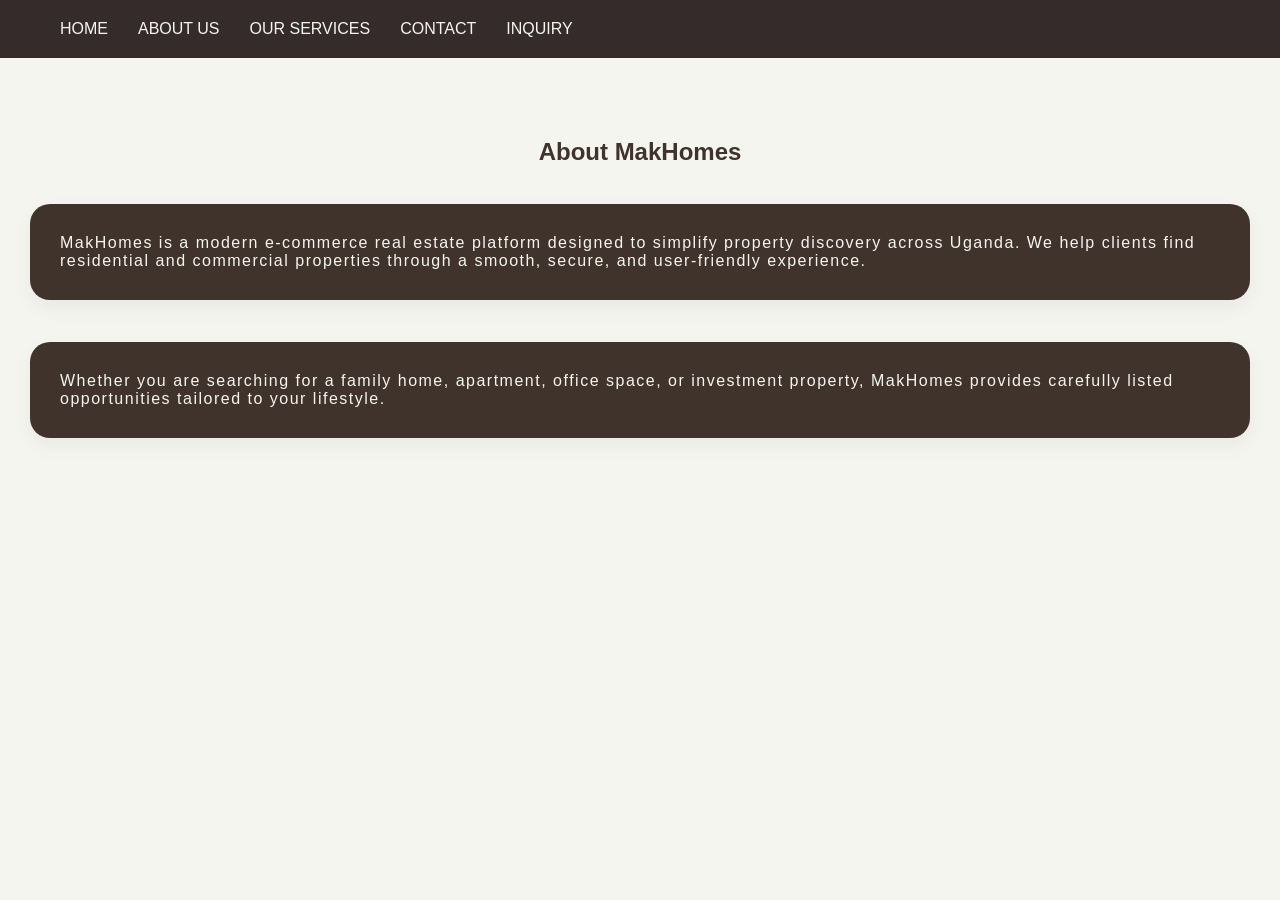
<file: about.html>
<!DOCTYPE html>
<html lang="en">
<head>
    <meta charset="UTF-8">
    <meta name="viewport" content="width=device-width, initial-scale=1.0">
    <title>About/makhomes</title>
    <link rel="stylesheet" href="style.css">
</head>

<body>
    <header class="navbar">
        <nav class="nav-menu">
            <a href="index.html">HOME</a>
            <a href="about.html">ABOUT US</a>
            <a href="services.html">OUR SERVICES</a>
            <a href="contact.html">CONTACT</a>
            <a href="inquiry.html">INQUIRY</a>
        </nav>
    </header>

    <section id="about" class="about-section">
        <div class="about-text">
            <h2>
                About MakHomes
            </h2>
            <p>
                MakHomes is a modern e-commerce real estate platform designed
                to simplify property discovery across Uganda. We help clients
                find residential and commercial properties through a smooth,
                secure, and user-friendly experience.
            </p>
            <p>
                Whether you are searching for a family home, apartment,
                office space, or investment property, MakHomes provides
                carefully listed opportunities tailored to your lifestyle.
            </p>
        </div>
    </section>
</body>
</html>
</file>
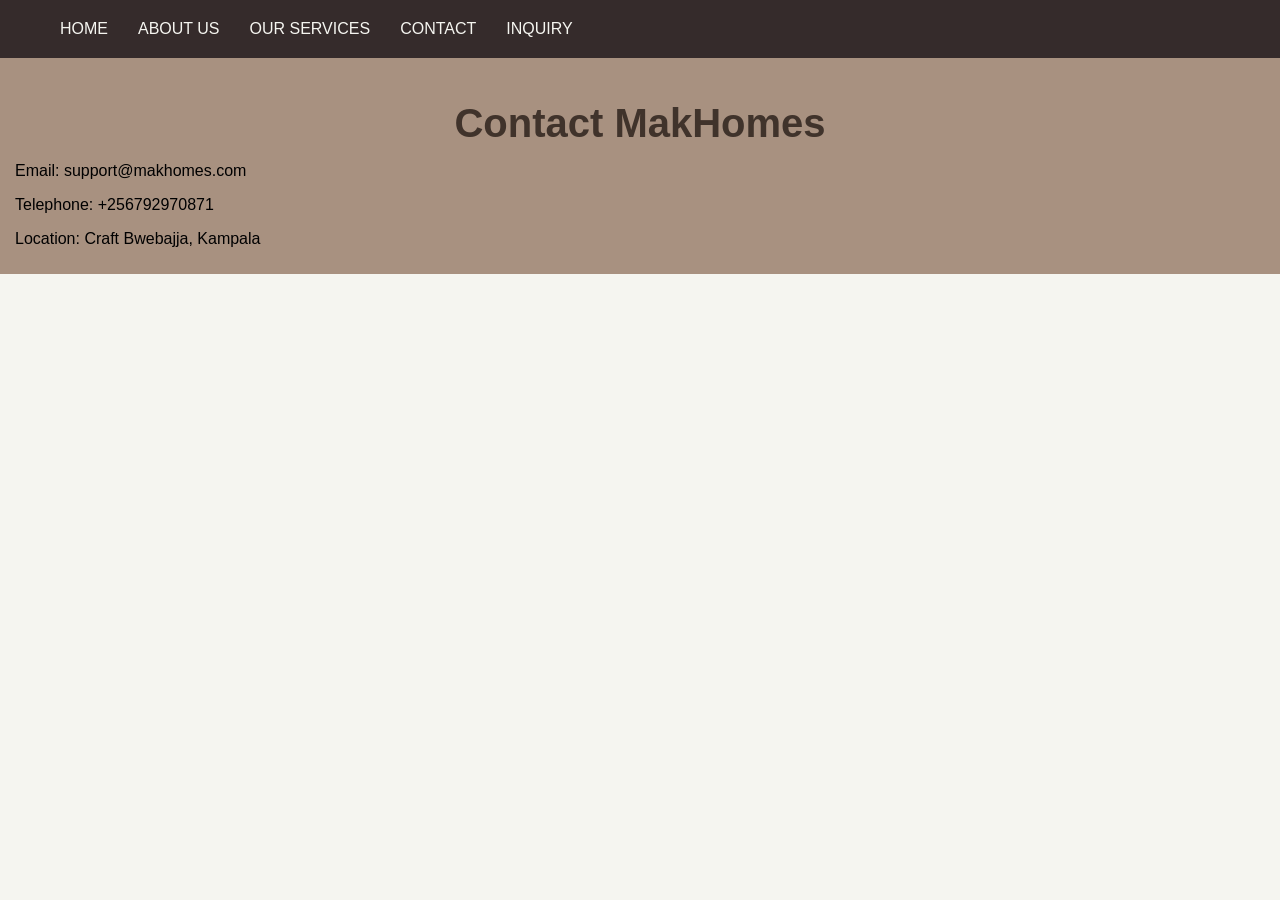
<file: contact.html>
<!DOCTYPE html>
<html lang="en">
<head>
    <meta charset="UTF-8">
    <meta name="viewport" content="width=device-width, initial-scale=1.0">
    <title>Contact/makhomes</title>
    <link rel="stylesheet" href="style.css">
</head>

<body>
    <header class="navbar">
        <nav class="nav-menu">
            <a href="index.html">HOME</a>
            <a href="about.html">ABOUT US</a>
            <a href="services.html">OUR SERVICES</a>
            <a href="contact.html">CONTACT</a>
            <a href="inquiry.html">INQUIRY</a>
        </nav>
    </header>

    <section class="contact-section">
        <h2 class="contact-text">
            Contact MakHomes
        </h2>
        <p>
            Email: support@makhomes.com
        </p>
        <p>
            Telephone: +256792970871
        </p>
        <p>
            Location: Craft Bwebajja, Kampala
        </p>
    </section>
</body>
</html>
</file>
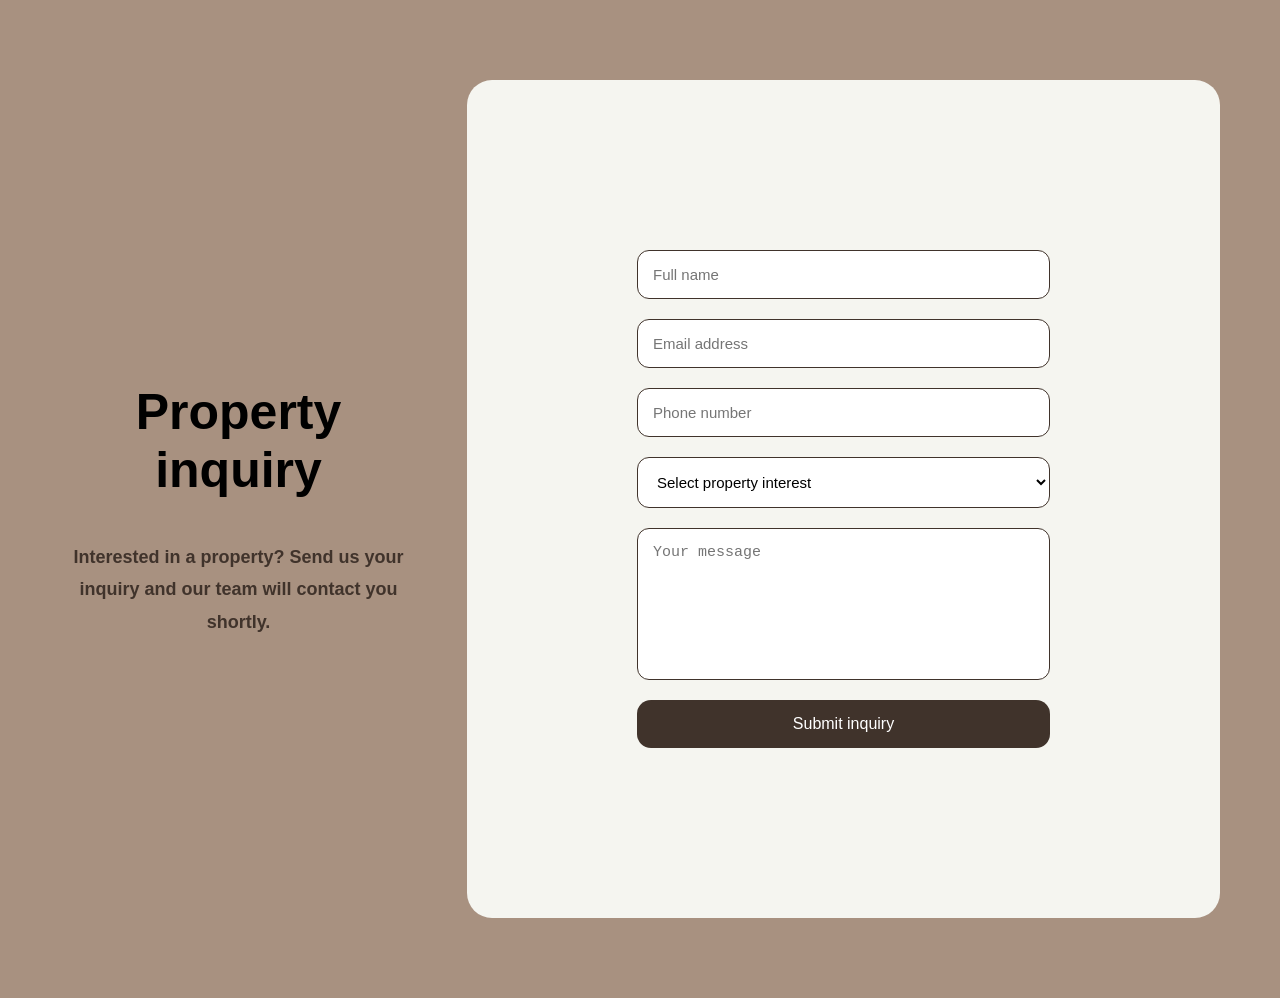
<file: inquiry.html>
<!DOCTYPE html>
<html lang="en">
<head>
    <meta charset="UTF-8">
    <meta name="viewport" content="width=device-width, initial-scale=1.0">
    <title>Inquiry</title>
    <link rel="stylesheet" href="style.css">
</head>

<body>
    <section class="inquiry-section">
        <div class="inquiry-container">
            <div class="inquiry-text">
                <h2>
                    Property inquiry
                </h2>
                <p>
                    Interested in a property? Send us your inquiry and our team will contact you shortly.
                </p>
            </div>

        <form class="inquiry-form">
            <input type="text" placeholder="Full name" required>
            <input type="email" placeholder="Email address" required>
            <input type="tel" placeholder="Phone number" required>
            <select required>
                <option>Select property interest</option>
                <option>For sale</option>
                <option>For rent</option>
            </select>
            
            <textarea placeholder="Your message"></textarea>

            <button type="submit">
                Submit inquiry
            </button>
        </form>
        </div>
    </section>
</body>
</html>
</file>
<file: style.css>
:root {
    --cream: #F5F5F0;
    --taupe: #A89180;
    --charcoal: #40332B;
    --white: white;
    --black: black;
}

body {
    margin: 0;
    font-family: Arial, Helvetica, sans-serif;
    background: var(--cream);
    color: var(--charcoal);
}

/* NAVBAR */
.navbar {
    display: flex;
    justify-content: space-between;
    align-items: center;
    padding: 20px 60px;
    background: rgb(53, 43, 43);
    position: sticky;
    top: 0;
    z-index: 1000;
}

.nav-menu {
    display: flex;
    gap: 30px;
}

.nav-menu a {
    text-decoration: none;
    color: var(--cream);
    font-size: 16px;
    position: relative;
    transition: 0.3s;
    cursor: pointer;
}

.logo-area {
    display: flex;
    align-items: center;
    gap: 15px;

}

.logo-area img {
    height: 100px;
    cursor: pointer;
    width: 170px;
    margin-left: -10px;
}

.logo-text h2 {
    margin: 0;
    font-size: 18px;
    letter-spacing: 2px;
    cursor: pointer;
    color: var(--cream);
    margin-bottom: 20px;
}

.logo-text span {
    font-size: 11px;
    letter-spacing: 1px;
    cursor: pointer;
    color: var(--cream);
}

/* NAVBAR HOVER */
.nav-menu a:hover {
    color: var(--taupe);
}

/* UNDERLINE HOVER */
.nav-menu a::after {
    content: "";
    width: 0%;
    height: 1px;
    background: var(--taupe);
    position: absolute;
    left: 0;
    bottom: -5px;
    transition: 0.3s;
}

.nav-menu a:hover::after {
    width: 100%;
}

/* RESPONSIVE */
@media(max-width: 900px) {

    .navbar {
        flex-direction: column;
        gap: 20px;
    }

    .nav-menu {
        flex-wrap: wrap;
        justify-content: center;
    }

}

/* HERO */
.hero {
    padding: 80px 60px;
    background-image: url(images/Homepagehero.webp);
    background-size: cover;
    background-position: center;
    background-repeat: no-repeat;
    image-resolution: 300dpi;
    height: 55vh;
}

.hero-text {
    max-width: none;
}

.hero h1 {
    font-size: 48px;
    font-weight: 600;
    margin-top: -60px;
    color: var(--cream);
    padding: 20px;
    max-width: 700px;
}

.hero p {
    max-width: 550px;
    line-height: 1.3;
    color: var(--cream);
    font-size: 20px;
}

.hero-text p a {
    color: var(--charcoal);
    text-decoration: none;
    color: var(--cream);
    transition: 0.3s;
    margin-top: 10px;
}

.hero-text p a:hover {
    color: var(--taupe)
}

.explore-button {
    margin-right: 15px;
    padding: 12px 25px;
    display: inline-block;
    background-color: var(--cream);
    color: var(--charcoal);
    text-decoration: none;
    border-radius: 20px;
    cursor: pointer;
    margin-top: 70px;
}

.listyour-button {
    background-color: var(--charcoal);
    padding: 12px 25px;
    color: var(--white);
    cursor: pointer;
    border-radius: 20px;
    border: 1px solid var(--charcoal);
    margin-top: 170px;
}

.explore-button:hover {
    background-color: transparent;
    color: var(--white);
    transition: 0.3s;
}
.listyour-button:hover {
    background-color: var(--cream);
    color: var(--black);
    transition: 0.3s;
}

/* RESPONSIVE */
@media(max-width: 900px) {

    .hero {
        flex-direction: column;
        gap: 20px;
    }

    .hero-text h1 {
        font-size: 40px;
        min-width: 396px;
    }
}

@media (max-width: 768px) {
    .hero-text h1 {
        font-size: 32px;
        min-width: 300px;
    }
}

/* SEARCH BOX */
.search-box {
    background: var(--white);
    border-radius: 25px;
    padding: 30px;
    display: grid;
    grid-template-columns: repeat(auto-fit, minmax(220px, 1fr));
    gap: 20px;
    box-shadow: 0 8px 25px rgba(0,0,0,0.06);
}

.featured {
    background: var(--taupe);
}

.featured h2 {
    margin-bottom: none;
    margin-top: -20px;
}

.filter {
    display: flex;
    flex-direction: column;
}

.filter label {
    margin-bottom: 8px;
    font-size: 14px;
    color: var(--charcoal);
}

.filter select {
    padding: 14px;
    border-radius: 12px;
    border: 1px solid #ddd;
    background: var(--cream);
    color: var(--charcoal);
    outline: none;
}

/* RESPONSIVE */
@media(max-width: 900px) {
    .search-box {
        grid-template-columns: 1fr;
    }
}

/* SEARCH BUTTON */
.search-btn {
    background: var(--charcoal);
    color: white;
    border: none;
    border-radius: 14px;
    padding: 15px;
    cursor: pointer;
    margin-top: 24px;
    transition: 0.3s;
}

.search-btn:hover {
    opacity: 0.9;
}


/* INQUIRY SECTION */
.inquiry-section {
    background: var(--taupe);
    padding: 80px 60px;
}

.inquiry-container {
    display: grid;
    grid-template-columns: 1fr 1fr;
    gap: 50px;
    align-items: center;
}

.inquiry-text h2 {
    font-size: 40px;
    color: var(--black);
    margin-bottom: none;
    text-align: center;
    font-weight: bold;
    font-size: 50px;
}

.inquiry-text p {
    line-height: 1.8;
    color: var(--charcoal);
    font-size: 18px;
    font-weight: bold;
    text-align: center;
}

/* FORM */
.inquiry-form {
    background: var(--cream);
    padding: 170px;
    border-radius: 25px;
    display: flex;
    flex-direction: column;
    gap: 20px;
}

.inquiry-form input,
.inquiry-form select,
.inquiry-form textarea {
    padding: 15px 200px 15px 15px;
    border-radius: 12px;
    border: 1px solid var(--charcoal);
    background: var(--white);
    outline: none;

    font-size: 15px;
}

.inquiry-form textarea {
    min-height: 120px;
    resize: none;
    font-size: 15px;
}

.inquiry-form button {
    background: var(--charcoal);
    color: white;
    border: none;
    font-size: 16px;
    padding: 15px;
    border-radius: 14px;
    cursor: pointer;
}

/* RESPONSIVE */
@media(max-width: 900px) {
    .inquiry-section {
        flex-direction: column;
        padding: 50px 23px;
    }
    .inquiry-container {
        grid-template-columns: 1fr;
        flex-direction: column;
    }

    .inquiry-form {
        padding: 50px 20px;
    }
}

@media(max-width: 992px) {
    .inquiry-form input,
    .inquiry-form select,
    .inquiry-form textarea {
        padding: 15px;
    }
    .inquiry-form button {
        width: 100%;
        align-items: center;
    }
}

/* FEATURED */
.featured {
    background: var(--taupe);
    padding: 60px;
}

.featured h2 {
    margin-bottom: 30px;
}

.cards {
    display: flex;
    gap: 30px;
    flex-wrap: wrap;
}

.card {
    background: var(--cream);
    border-radius: 20px;
    overflow: hidden;
    width: 300px;
    box-shadow: 0 8px 20px rgba(0,0,0,0.05);
    transition: 0.3s;
}

.card:hover {
    transform: translateY(-8px);
}

.card img {
    width: 100%;
    height: 200px;
    object-fit: cover;
}

.card-info {
    padding: 20px;
}

.card-info span {
    font-weight: bold;
}

/* FEATURES */
.features {
    display: grid;
    grid-template-columns: repeat(auto-fit, minmax(250px,1fr));
    padding: 60px;
    gap: 30px;
}

/* ABOUT */
.about-section {
    padding: 40px 30px;
    background: var(--cream);
}

.about-text {
    margin-top: 20px;
    margin-bottom: 20px;
    gap: 10px;
    display: flex;
    flex-direction: column;
}

.about-text h2 {
    margin-bottom: 12px;
    text-align: center;
    color: var(--charcoal);
}

.about-text p {
    color: var(--cream);
    background: var(--charcoal);
    letter-spacing: 1.5px;
    padding: 30px;
    border-radius: 20px;
    flex: 1;
    min-width: 250px;
    box-shadow: 0 8px 20px rgba(0,0,0,0.05);
}

.about-signature {
    margin-top: 40px;
}

.about-signature h3 {
    margin-bottom: 5px;
}

.about-signature span {
    opacity: 0.8;
}

/* RESPONSIVE */
@media(max-width: 900px) {

    .about-section {
        padding: 108px 30px;
    }

    .about-text h2 {
        font-size: 30px;
        margin-top: -50px;
    }
}

/* SERVICES */
.services-section {
    padding: 40px 30px;
    background: var(--cream);
}

.services-section h1 {
    font-size: 40px;
    text-align: center;
    margin-bottom: 15px;
}

.service-cards {
    display: flex;
    gap: 30px;
    flex-wrap: wrap;
    margin-top: 20px;
    margin-bottom: 20px;
}

.service {
    color: white;
    background: var(--charcoal);
    padding: 30px;
    border-radius: 20px;
    flex: 1;
    min-width: 250px;
    box-shadow: 0 8px 20px rgba(0,0,0,0.05);
}

/* CONTACT */
.contact-section {
    padding: 10px 15px;
    background: var(--taupe);
}

.contact-text {
    text-align: center;
    font-size: 40px;
    margin-bottom: 10px
}

.contact-section p {
    text-align: left;
    color: var(--black);
}

/* FOOTER */
footer {
    text-align: center;
    padding: 5px 10px;
    color: var(--cream);
    background-color: rgb(53, 43, 43);
}

.footer-mak {
    justify-content: space-between;
    align-items: center;
    padding: 10px 20px;
    gap: 70px;
    flex-wrap: wrap;
    max-width: 1200px;
    margin: auto;
    display: flex;
    grid-template-columns: repeat(auto-fit,minmax(220px,1fr));
}

/* LOGO */
.footer-logo img {
    width: 180px;
    height: 100px;
    margin-top: -10px;
    margin-bottom: none;
}

.footer-logo h2 {
    font-size: 24px;
    letter-spacing: 2px;
    margin-top: -10px;
    color: var(--cream);
}

.footer-logo p {
    font-size: 12px;
    letter-spacing: 1px;
    color: var(--cream);
    margin-top: -10px;
}
/* LINKS */
.footer-links h3{
    margin-top: -30px;
    font-size: 20px;
    margin-bottom: none;
}

.footer-links a {
    display: block;
    color: white;
    text-decoration: none;
    margin-bottom: 10px;
    margin-top: -5px;
    text-align: left;
    gap: 10px;
}

.footer-links a:hover {
    color: var(--taupe);
}

/* CONTACT */
.footer-contact h3 {
    margin-top: 10px;
    font-size: 20px;
    margin-bottom: none;
}

.footer-contact p {
    margin-top: -5px;
    color: white;
    text-align: left;
}

/* SOCIAL */
.social-icons {
    display: flex;
    gap: 15px;
    margin-top: -15px;
    align-items: center;
}

.footer-social h3{
    margin-top: -38px;
    font-size: 20px;
    margin-bottom: none;
}

/* ICONS */
.social-icons a {
    width: 45px;
    height: 45px;
    margin-top: 10px;
    background: rgba(255,255,255,0.1);
    border-radius: 50%;
    display: flex;
    justify-content: center;
    align-items: center;
    color: white;
    text-decoration: none;
    transition: 0.3s ease;
    font-size: 18px;
}

/* HOVER EFFECT */
.social-icons a:hover {
    background: var(--taupe);
    transform: translateY(-5px);
}

/* COPYRIGHT */
.footer-bottom {
    margin-top: 40px;
    text-align: center;
    border-top: 1px solid rgba(255,255,255,0.2);
    padding-top: 20px;
}
/* RESPONSIVE */
@media(max-width: 900px) {
    .footer-mak {
        flex-direction: flex-column;
        gap: 40px;
    }
}
</file>
